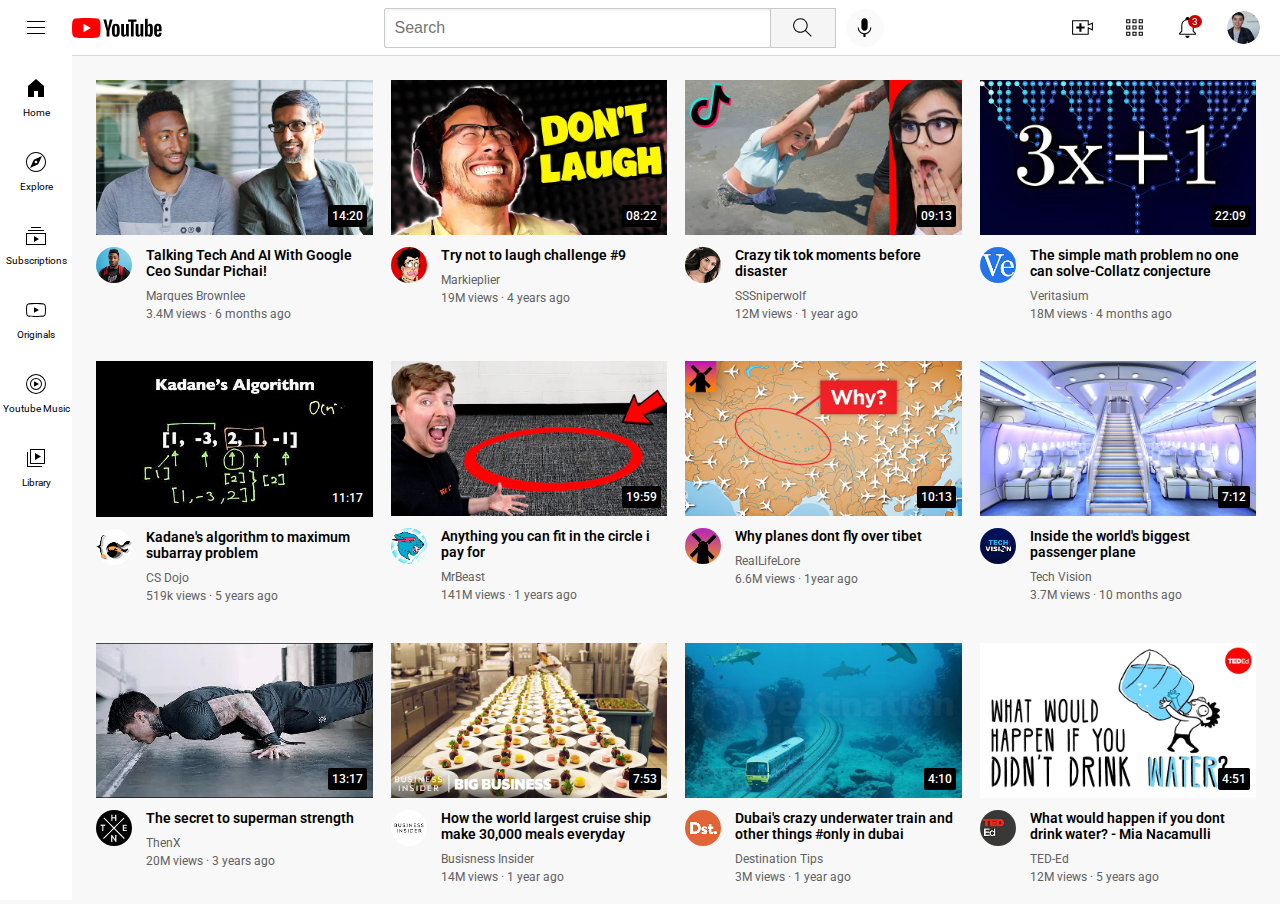
<file: index.html>
<!DOCTYPE html>
<html>

  <head>

    <title>youtube clone</title>

    <link rel="preconnect" href="https://fonts.googleapis.com">
    <link rel="preconnect" href="https://fonts.gstatic.com" crossorigin>
    <link href="https://fonts.googleapis.com/css2?family=Roboto:ital,wght@0,100..900;1,100..900&display=swap" rel="stylesheet">
    <link rel="stylesheet" href="styles/general.css">
    <link rel="stylesheet" href="styles/video.css">
    <link rel="stylesheet" href="styles/header.css">
    <link rel="stylesheet" href="styles/sidebar.css">

  </head>

  <body>

    <header class="header">

      <div class="left-section">
        <img class="hamburger-menu" src="icons/hamburger-menu.svg">
        <img class="youtube-logo" src="icons/youtube-logo.svg">
      </div>

      <div class="middle-section">
        <input class="searchbar" type="search" placeholder="Search">
        <button class="search-button">
          <img class="search-icon" src="icons/search.svg">
          <div class="tooltip">Search</div>
        </button>
        <button class="voice-button">
          <img class="voice-search-icon" src="icons/voice-search-icon.svg">
          <div class="tooltip">Search with your voice</div>
        </button>
      </div>

      <div class="right-section">
        <div class="create-icon-container">
        <img class="create-icon" src="icons/upload.svg">
        <div class="tooltip">Create</div>
        </div>

        <div class="ytapp-icon-container">
          <img class="ytapp-icon" src="icons/youtube-apps.svg">
          <div class="tooltip">YouTube apps</div>
        </div>

        <div class="notification-icon-container">
        <img class="notification-icon" src="icons/notifications.svg">
        <div class="notification-num">3</div>
        <div class="tooltip">Notifications</div>
        </div>

       
        <img class="myprofile-icon" src="channel/my-channel.jpeg">

      </div>


    </header>

    <nav class="sidebar">
      <div class="sidebar-link"> <img src="icons/home.svg">
        <div>Home</div>
      </div>
      <div class="sidebar-link"> <img src="icons/explore.svg">
        <div>Explore</div>
      </div>
      <div class="sidebar-link"> <img src="icons/subscriptions.svg">
        <div>Subscriptions</div>
      </div>
      <div class="sidebar-link"> <img src="icons/originals.svg">
        <div>Originals</div>
      </div>
      <div class="sidebar-link"> <img src="icons/youtube-music.svg">
        <div>Youtube Music</div>
      </div>
      <div class="sidebar-link"> <img src="icons/library.svg">
        <div>Library</div>
      </div>
    </nav>

    <main>

      <section class="video-grid">

        <div class="video-container">
  
          <div class="thumbnail-container">
            <a href="https://www.youtube.com/watch?v=n2RNcPRtAiY"><img class="thumbnail" src="thumbnail/thumbnail-1.webp"></a>
            <div class="video-time">14:20</div>
          </div>
  
          <div class="video-info-grid">
  
            <div class="channel-pic-container">
              <div class="channelpic">
              <a href="https://www.youtube.com/c/mkbhd"><img class="channelpfp" src="channel/channel-1.jpeg"></a>
              </div>
            </div>
  
            <div class="video-title-container">
              <a href="https://www.youtube.com/watch?v=n2RNcPRtAiY"> <p class="title">Talking Tech And AI With Google Ceo Sundar Pichai!</p> </a>
              <a href="https://www.youtube.com/c/mkbhd"><p class="channelname">Marques Brownlee</p></a>
              <p class="views">3.4M views &#183; 6 months ago</p>
            </div>
  
          </div>
  
        </div>
  
  
  
        <div class="video-container">
  
          <div class="thumbnail-container">
            <a href="https://www.youtube.com/watch?v=mP0RAo9SKZk"><img class="thumbnail" src="thumbnail/thumbnail-2.webp"></a>
            <div class="video-time">08:22</div>
          </div>
  
          <div class="video-info-grid">
  
            <div class="channel-pic-container">
              <a href="https://www.youtube.com/c/markiplier"><img class="channelpfp" src="channel/channel-2.jpeg"></a>
            </div>
  
            <div class="video-title-container">
              <a href="https://www.youtube.com/watch?v=mP0RAo9SKZk"><p class="title">Try not to laugh challenge #9</p></a>
              <a href="https://www.youtube.com/c/markiplier"> <p class="channelname">Markieplier</p></a>
              <p class="views">19M views &#183; 4 years ago</p>
            </div>
  
          </div>
  
        </div>
  
        <div class="video-container">
  
          <div class="thumbnail-container">
            <a href="https://www.youtube.com/watch?v=FgjPQQeTh1w"><img class="thumbnail" src="thumbnail/thumbnail-3.webp"></a>
            <div class="video-time">09:13</div>
          </div>
  
          <div class="video-info-grid">
  
            <div class="channel-pic-container">
              <a href="https://www.youtube.com/user/SSSniperWolf"><img class="channelpfp" src="channel/channel-3.jpeg"></a>
            </div>
  
            <div class="video-title-container">
              <a href="https://www.youtube.com/watch?v=FgjPQQeTh1w"><p class="title">Crazy tik tok moments before disaster</p></a>
              <a href="https://www.youtube.com/user/SSSniperWolf"><p class="channelname">SSSniperwolf</p></a>
              <p class="views">12M views &#183; 1 year ago</p>
            </div>
  
          </div>
  
        </div>
  
  
  
        <div class="video-container">
  
          <div class="thumbnail-container">
            <a href="https://www.youtube.com/watch?v=094y1Z2wpJg"><img class="thumbnail" src="thumbnail/thumbnail-4.webp"></a>
            <div class="video-time">22:09</div>
          </div>
  
          <div class="video-info-grid">
  
            <div class="channel-pic-container">
              <a href="https://www.youtube.com/c/veritasium"><img class="channelpfp" src="channel/channel-4.jpeg"></a>
            </div>
  
            <div class="video-title-container">
              <a href="https://www.youtube.com/watch?v=094y1Z2wpJg"><p class="title">The simple math problem no one can solve-Collatz conjecture</p></a>
              <a href="https://www.youtube.com/c/veritasium"><p class="channelname">Veritasium</p></a>
              <p class="views">18M views &#183; 4 months ago</p>
            </div>
  
          </div>
  
        </div>
  
        <div class="video-container">
  
          <div class="thumbnail-container">
            <a href="https://www.youtube.com/watch?v=86CQq3pKSUw"><img class="thumbnail" src="thumbnail/thumbnail-5.webp"></a>
            <div class="video-time">11:17</div>
          </div>
  
          <div class="video-info-grid">
  
            <div class="channel-pic-container">
              <a href="https://www.youtube.com/c/CSDojo"><img class="channelpfp" src="channel/channel-5.jpeg"></a>
            </div>
  
            <div class="video-title-container">
              <a href="https://www.youtube.com/watch?v=86CQq3pKSUw"><p class="title">Kadane's algorithm to maximum subarray problem</p></a>
              <a href="https://www.youtube.com/c/CSDojo"><p class="channelname">CS Dojo</p></a>
              <p class="views">519k views &#183; 5 years ago</p>
            </div>
  
          </div>
  
        </div>
  
  
  
        <div class="video-container">
  
          <div class="thumbnail-container">
            <a href="https://www.youtube.com/watch?v=yXWw0_UfSFg"><img class="thumbnail" src="thumbnail/thumbnail-6.webp"></a>
            <div class="video-time">19:59</div>
          </div>
  
          <div class="video-info-grid">
  
            <div class="channel-pic-container">
              <a href="https://www.youtube.com/channel/UCX6OQ3DkcsbYNE6H8uQQuVA"><img class="channelpfp" src="channel/channel-6.jpeg"></a>
            </div>
  
            <div class="video-title-container">
              <a href="https://www.youtube.com/watch?v=yXWw0_UfSFg"><p class="title">Anything you can fit in the circle i pay for</p></a>
              <a href="https://www.youtube.com/channel/UCX6OQ3DkcsbYNE6H8uQQuVA"><p class="channelname">MrBeast</p></a>
              <p class="views">141M views &#183; 1 years ago</p>
            </div>
  
          </div>
  
        </div>
  
        <div class="video-container">
  
          <div class="thumbnail-container">
            <a href="https://www.youtube.com/watch?v=094y1Z2wpJg"><img class="thumbnail" src="thumbnail/thumbnail-7.webp"></a>
            <div class="video-time">10:13</div>
          </div>
  
          <div class="video-info-grid">
  
            <div class="channel-pic-container">
              <a href="https://www.youtube.com/c/veritasium"><img class="channelpfp" src="channel/channel-7.jpeg"></a>
            </div>
  
            <div class="video-title-container">
              <a href="https://www.youtube.com/watch?v=094y1Z2wpJg"><p class="title">Why planes dont fly over tibet</p></a>
              <a href="https://www.youtube.com/c/veritasium"><p class="channelname">RealLifeLore</p></a>
              <p class="views">6.6M views &#183; 1year ago</p>
            </div>
  
          </div>
  
        </div>
  
        <div class="video-container">
  
          <div class="thumbnail-container">
            <a href="https://www.youtube.com/watch?v=86CQq3pKSUw"><img class="thumbnail" src="thumbnail/thumbnail-8.webp"></a>
            <div class="video-time">7:12</div>
          </div>
  
          <div class="video-info-grid">
  
            <div class="channel-pic-container">
              <a href="https://www.youtube.com/c/CSDojo"><img class="channelpfp" src="channel/channel-8.jpeg"></a>
            </div>
  
            <div class="video-title-container">
              <a href="https://www.youtube.com/watch?v=86CQq3pKSUw"><p class="title">Inside the world's biggest passenger plane</p></a>
              <a href="https://www.youtube.com/c/CSDojo"><p class="channelname">Tech Vision</p></a>
              <p class="views">3.7M views &#183; 10 months ago</p>
            </div>
  
          </div>
  
        </div>
  
  
  
        <div class="video-container">
  
          <div class="thumbnail-container">
            <a href="https://www.youtube.com/watch?v=ixmxOlcrlUc"><img class="thumbnail" src="thumbnail/thumbnail-9.webp"></a>
            <div class="video-time">13:17</div>
          </div>
  
          <div class="video-info-grid">
  
            <div class="channel-pic-container">
              <a href="https://www.youtube.com/c/OFFICIALTHENXSTUDIOS"><img class="channelpfp" src="channel/channel-9.jpeg"></a>
            </div>
  
            <div class="video-title-container">
              <a href="https://www.youtube.com/watch?v=ixmxOlcrlUc"><p class="title">The secret to superman strength</p></a>
              <a href="https://www.youtube.com/c/OFFICIALTHENXSTUDIOS"><p class="channelname">ThenX</p></a>
              <p class="views">20M views &#183; 3 years ago</p>
            </div>
  
          </div>
  
        </div>
  
        <div class="video-container">
  
          <div class="thumbnail-container">
            <a href="https://www.youtube.com/watch?v=R2vXbFp5C9o"><img class="thumbnail" src="thumbnail/thumbnail-10.webp"></a>
            <div class="video-time">7:53</div>
          </div>
  
          <div class="video-info-grid">
  
            <div class="channel-pic-container">
              <a href="https://www.youtube.com/user/businessinsider"><img class="channelpfp" src="channel/channel-10.jpeg"></a>
            </div>
  
            <div class="video-title-container">
              <a href="https://www.youtube.com/watch?v=R2vXbFp5C9o"><p class="title">How the world largest cruise ship make 30,000 meals everyday</p></a>
              <a href="https://www.youtube.com/user/businessinsider"><p class="channelname">Busisness Insider</p></a>
              <p class="views">14M views &#183; 1 year ago</p>
            </div>
  
          </div>
  
        </div>
  
        <div class="video-container">
  
          <div class="thumbnail-container">
            <a href="https://www.youtube.com/watch?v=0nZuYyXET3s"><img class="thumbnail" src="thumbnail/thumbnail-11.webp"></a>
            <div class="video-time">4:10</div>
          </div>
  
          <div class="video-info-grid">
  
            <div class="channel-pic-container">
              <a href="https://www.youtube.com/c/Destinationtips"><img class="channelpfp" src="channel/channel-11.jpeg"></a>
            </div>
  
            <div class="video-title-container">
              <a href="https://www.youtube.com/watch?v=0nZuYyXET3s"><p class="title">Dubai's crazy underwater train and other things #only in dubai</p></a>
              <a href="https://www.youtube.com/c/Destinationtips"><p class="channelname">Destination Tips</p></a>
              <p class="views">3M views &#183; 1 year ago</p>
            </div>
  
          </div>
  
        </div>
  
  
  
        <div class="video-container">
  
          <div class="thumbnail-container">
            <a href="https://www.youtube.com/watch?v=9iMGFqMmUFs"><img class="thumbnail" src="thumbnail/thumbnail-12.webp"></a>
            <div class="video-time">4:51</div>
          </div>
  
          <div class="video-info-grid">
  
            <div class="channel-pic-container">
              <a href="https://www.youtube.com/teded"><img class="channelpfp" src="channel/channel-12.jpeg"></a>
            </div>
  
            <div class="video-title-container">
              <a href="https://www.youtube.com/watch?v=9iMGFqMmUFs"><p class="title">What would happen if you dont drink water? - Mia Nacamulli</p></a>
              <a href="https://www.youtube.com/teded"><p class="channelname">TED-Ed</p></a>
              <p class="views">12M views &#183; 5 years ago</p>
            </div>
  
          </div>
  
        </div>
  
      </section>

    </main>


    

  </body>

</html>
</file>
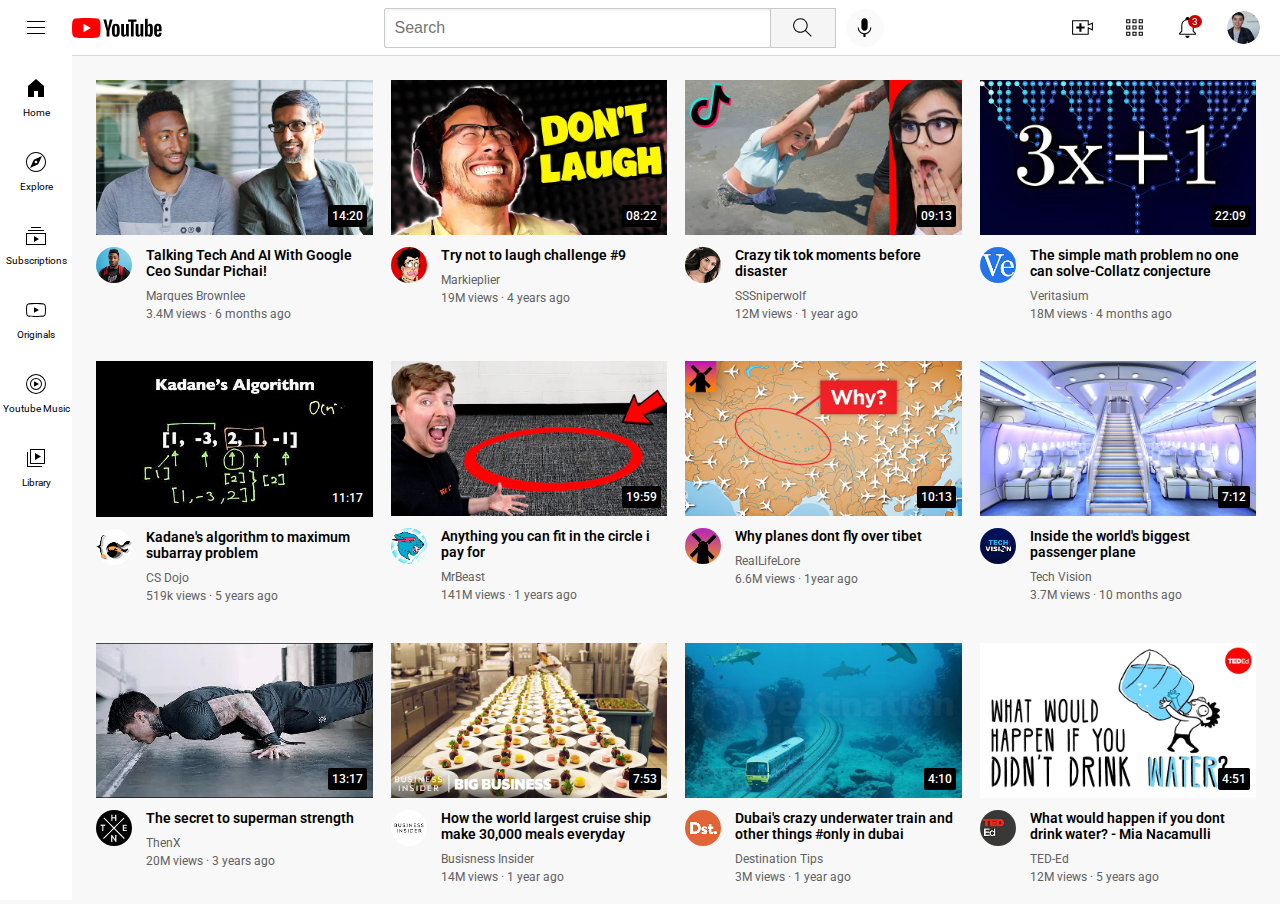
<file: project.html>
<!DOCTYPE html>
<html>

  <head>

    <title>youtube clone</title>

    <link rel="preconnect" href="https://fonts.googleapis.com">
    <link rel="preconnect" href="https://fonts.gstatic.com" crossorigin>
    <link href="https://fonts.googleapis.com/css2?family=Roboto:ital,wght@0,100..900;1,100..900&display=swap" rel="stylesheet">
    <link rel="stylesheet" href="styles/general.css">
    <link rel="stylesheet" href="styles/video.css">
    <link rel="stylesheet" href="styles/header.css">
    <link rel="stylesheet" href="styles/sidebar.css">

  </head>

  <body>

    <header class="header">

      <div class="left-section">
        <img class="hamburger-menu" src="icons/hamburger-menu.svg">
        <img class="youtube-logo" src="icons/youtube-logo.svg">
      </div>

      <div class="middle-section">
        <input class="searchbar" type="search" placeholder="Search">
        <button class="search-button">
          <img class="search-icon" src="icons/search.svg">
          <div class="tooltip">Search</div>
        </button>
        <button class="voice-button">
          <img class="voice-search-icon" src="icons/voice-search-icon.svg">
          <div class="tooltip">Search with your voice</div>
        </button>
      </div>

      <div class="right-section">
        <div class="create-icon-container">
        <img class="create-icon" src="icons/upload.svg">
        <div class="tooltip">Create</div>
        </div>

        <div class="ytapp-icon-container">
          <img class="ytapp-icon" src="icons/youtube-apps.svg">
          <div class="tooltip">YouTube apps</div>
        </div>

        <div class="notification-icon-container">
        <img class="notification-icon" src="icons/notifications.svg">
        <div class="notification-num">3</div>
        <div class="tooltip">Notifications</div>
        </div>

       
        <img class="myprofile-icon" src="channel/my-channel.jpeg">

      </div>


    </header>

    <nav class="sidebar">
      <div class="sidebar-link"> <img src="icons/home.svg">
        <div>Home</div>
      </div>
      <div class="sidebar-link"> <img src="icons/explore.svg">
        <div>Explore</div>
      </div>
      <div class="sidebar-link"> <img src="icons/subscriptions.svg">
        <div>Subscriptions</div>
      </div>
      <div class="sidebar-link"> <img src="icons/originals.svg">
        <div>Originals</div>
      </div>
      <div class="sidebar-link"> <img src="icons/youtube-music.svg">
        <div>Youtube Music</div>
      </div>
      <div class="sidebar-link"> <img src="icons/library.svg">
        <div>Library</div>
      </div>
    </nav>

    <main>

      <section class="video-grid">

        <div class="video-container">
  
          <div class="thumbnail-container">
            <a href="https://www.youtube.com/watch?v=n2RNcPRtAiY"><img class="thumbnail" src="thumbnail/thumbnail-1.webp"></a>
            <div class="video-time">14:20</div>
          </div>
  
          <div class="video-info-grid">
  
            <div class="channel-pic-container">
              <div class="channelpic">
              <a href="https://www.youtube.com/c/mkbhd"><img class="channelpfp" src="channel/channel-1.jpeg"></a>
              </div>
            </div>
  
            <div class="video-title-container">
              <a href="https://www.youtube.com/watch?v=n2RNcPRtAiY"> <p class="title">Talking Tech And AI With Google Ceo Sundar Pichai!</p> </a>
              <a href="https://www.youtube.com/c/mkbhd"><p class="channelname">Marques Brownlee</p></a>
              <p class="views">3.4M views &#183; 6 months ago</p>
            </div>
  
          </div>
  
        </div>
  
  
  
        <div class="video-container">
  
          <div class="thumbnail-container">
            <a href="https://www.youtube.com/watch?v=mP0RAo9SKZk"><img class="thumbnail" src="thumbnail/thumbnail-2.webp"></a>
            <div class="video-time">08:22</div>
          </div>
  
          <div class="video-info-grid">
  
            <div class="channel-pic-container">
              <a href="https://www.youtube.com/c/markiplier"><img class="channelpfp" src="channel/channel-2.jpeg"></a>
            </div>
  
            <div class="video-title-container">
              <a href="https://www.youtube.com/watch?v=mP0RAo9SKZk"><p class="title">Try not to laugh challenge #9</p></a>
              <a href="https://www.youtube.com/c/markiplier"> <p class="channelname">Markieplier</p></a>
              <p class="views">19M views &#183; 4 years ago</p>
            </div>
  
          </div>
  
        </div>
  
        <div class="video-container">
  
          <div class="thumbnail-container">
            <a href="https://www.youtube.com/watch?v=FgjPQQeTh1w"><img class="thumbnail" src="thumbnail/thumbnail-3.webp"></a>
            <div class="video-time">09:13</div>
          </div>
  
          <div class="video-info-grid">
  
            <div class="channel-pic-container">
              <a href="https://www.youtube.com/user/SSSniperWolf"><img class="channelpfp" src="channel/channel-3.jpeg"></a>
            </div>
  
            <div class="video-title-container">
              <a href="https://www.youtube.com/watch?v=FgjPQQeTh1w"><p class="title">Crazy tik tok moments before disaster</p></a>
              <a href="https://www.youtube.com/user/SSSniperWolf"><p class="channelname">SSSniperwolf</p></a>
              <p class="views">12M views &#183; 1 year ago</p>
            </div>
  
          </div>
  
        </div>
  
  
  
        <div class="video-container">
  
          <div class="thumbnail-container">
            <a href="https://www.youtube.com/watch?v=094y1Z2wpJg"><img class="thumbnail" src="thumbnail/thumbnail-4.webp"></a>
            <div class="video-time">22:09</div>
          </div>
  
          <div class="video-info-grid">
  
            <div class="channel-pic-container">
              <a href="https://www.youtube.com/c/veritasium"><img class="channelpfp" src="channel/channel-4.jpeg"></a>
            </div>
  
            <div class="video-title-container">
              <a href="https://www.youtube.com/watch?v=094y1Z2wpJg"><p class="title">The simple math problem no one can solve-Collatz conjecture</p></a>
              <a href="https://www.youtube.com/c/veritasium"><p class="channelname">Veritasium</p></a>
              <p class="views">18M views &#183; 4 months ago</p>
            </div>
  
          </div>
  
        </div>
  
        <div class="video-container">
  
          <div class="thumbnail-container">
            <a href="https://www.youtube.com/watch?v=86CQq3pKSUw"><img class="thumbnail" src="thumbnail/thumbnail-5.webp"></a>
            <div class="video-time">11:17</div>
          </div>
  
          <div class="video-info-grid">
  
            <div class="channel-pic-container">
              <a href="https://www.youtube.com/c/CSDojo"><img class="channelpfp" src="channel/channel-5.jpeg"></a>
            </div>
  
            <div class="video-title-container">
              <a href="https://www.youtube.com/watch?v=86CQq3pKSUw"><p class="title">Kadane's algorithm to maximum subarray problem</p></a>
              <a href="https://www.youtube.com/c/CSDojo"><p class="channelname">CS Dojo</p></a>
              <p class="views">519k views &#183; 5 years ago</p>
            </div>
  
          </div>
  
        </div>
  
  
  
        <div class="video-container">
  
          <div class="thumbnail-container">
            <a href="https://www.youtube.com/watch?v=yXWw0_UfSFg"><img class="thumbnail" src="thumbnail/thumbnail-6.webp"></a>
            <div class="video-time">19:59</div>
          </div>
  
          <div class="video-info-grid">
  
            <div class="channel-pic-container">
              <a href="https://www.youtube.com/channel/UCX6OQ3DkcsbYNE6H8uQQuVA"><img class="channelpfp" src="channel/channel-6.jpeg"></a>
            </div>
  
            <div class="video-title-container">
              <a href="https://www.youtube.com/watch?v=yXWw0_UfSFg"><p class="title">Anything you can fit in the circle i pay for</p></a>
              <a href="https://www.youtube.com/channel/UCX6OQ3DkcsbYNE6H8uQQuVA"><p class="channelname">MrBeast</p></a>
              <p class="views">141M views &#183; 1 years ago</p>
            </div>
  
          </div>
  
        </div>
  
        <div class="video-container">
  
          <div class="thumbnail-container">
            <a href="https://www.youtube.com/watch?v=094y1Z2wpJg"><img class="thumbnail" src="thumbnail/thumbnail-7.webp"></a>
            <div class="video-time">10:13</div>
          </div>
  
          <div class="video-info-grid">
  
            <div class="channel-pic-container">
              <a href="https://www.youtube.com/c/veritasium"><img class="channelpfp" src="channel/channel-7.jpeg"></a>
            </div>
  
            <div class="video-title-container">
              <a href="https://www.youtube.com/watch?v=094y1Z2wpJg"><p class="title">Why planes dont fly over tibet</p></a>
              <a href="https://www.youtube.com/c/veritasium"><p class="channelname">RealLifeLore</p></a>
              <p class="views">6.6M views &#183; 1year ago</p>
            </div>
  
          </div>
  
        </div>
  
        <div class="video-container">
  
          <div class="thumbnail-container">
            <a href="https://www.youtube.com/watch?v=86CQq3pKSUw"><img class="thumbnail" src="thumbnail/thumbnail-8.webp"></a>
            <div class="video-time">7:12</div>
          </div>
  
          <div class="video-info-grid">
  
            <div class="channel-pic-container">
              <a href="https://www.youtube.com/c/CSDojo"><img class="channelpfp" src="channel/channel-8.jpeg"></a>
            </div>
  
            <div class="video-title-container">
              <a href="https://www.youtube.com/watch?v=86CQq3pKSUw"><p class="title">Inside the world's biggest passenger plane</p></a>
              <a href="https://www.youtube.com/c/CSDojo"><p class="channelname">Tech Vision</p></a>
              <p class="views">3.7M views &#183; 10 months ago</p>
            </div>
  
          </div>
  
        </div>
  
  
  
        <div class="video-container">
  
          <div class="thumbnail-container">
            <a href="https://www.youtube.com/watch?v=ixmxOlcrlUc"><img class="thumbnail" src="thumbnail/thumbnail-9.webp"></a>
            <div class="video-time">13:17</div>
          </div>
  
          <div class="video-info-grid">
  
            <div class="channel-pic-container">
              <a href="https://www.youtube.com/c/OFFICIALTHENXSTUDIOS"><img class="channelpfp" src="channel/channel-9.jpeg"></a>
            </div>
  
            <div class="video-title-container">
              <a href="https://www.youtube.com/watch?v=ixmxOlcrlUc"><p class="title">The secret to superman strength</p></a>
              <a href="https://www.youtube.com/c/OFFICIALTHENXSTUDIOS"><p class="channelname">ThenX</p></a>
              <p class="views">20M views &#183; 3 years ago</p>
            </div>
  
          </div>
  
        </div>
  
        <div class="video-container">
  
          <div class="thumbnail-container">
            <a href="https://www.youtube.com/watch?v=R2vXbFp5C9o"><img class="thumbnail" src="thumbnail/thumbnail-10.webp"></a>
            <div class="video-time">7:53</div>
          </div>
  
          <div class="video-info-grid">
  
            <div class="channel-pic-container">
              <a href="https://www.youtube.com/user/businessinsider"><img class="channelpfp" src="channel/channel-10.jpeg"></a>
            </div>
  
            <div class="video-title-container">
              <a href="https://www.youtube.com/watch?v=R2vXbFp5C9o"><p class="title">How the world largest cruise ship make 30,000 meals everyday</p></a>
              <a href="https://www.youtube.com/user/businessinsider"><p class="channelname">Busisness Insider</p></a>
              <p class="views">14M views &#183; 1 year ago</p>
            </div>
  
          </div>
  
        </div>
  
        <div class="video-container">
  
          <div class="thumbnail-container">
            <a href="https://www.youtube.com/watch?v=0nZuYyXET3s"><img class="thumbnail" src="thumbnail/thumbnail-11.webp"></a>
            <div class="video-time">4:10</div>
          </div>
  
          <div class="video-info-grid">
  
            <div class="channel-pic-container">
              <a href="https://www.youtube.com/c/Destinationtips"><img class="channelpfp" src="channel/channel-11.jpeg"></a>
            </div>
  
            <div class="video-title-container">
              <a href="https://www.youtube.com/watch?v=0nZuYyXET3s"><p class="title">Dubai's crazy underwater train and other things #only in dubai</p></a>
              <a href="https://www.youtube.com/c/Destinationtips"><p class="channelname">Destination Tips</p></a>
              <p class="views">3M views &#183; 1 year ago</p>
            </div>
  
          </div>
  
        </div>
  
  
  
        <div class="video-container">
  
          <div class="thumbnail-container">
            <a href="https://www.youtube.com/watch?v=9iMGFqMmUFs"><img class="thumbnail" src="thumbnail/thumbnail-12.webp"></a>
            <div class="video-time">4:51</div>
          </div>
  
          <div class="video-info-grid">
  
            <div class="channel-pic-container">
              <a href="https://www.youtube.com/teded"><img class="channelpfp" src="channel/channel-12.jpeg"></a>
            </div>
  
            <div class="video-title-container">
              <a href="https://www.youtube.com/watch?v=9iMGFqMmUFs"><p class="title">What would happen if you dont drink water? - Mia Nacamulli</p></a>
              <a href="https://www.youtube.com/teded"><p class="channelname">TED-Ed</p></a>
              <p class="views">12M views &#183; 5 years ago</p>
            </div>
  
          </div>
  
        </div>
  
      </section>

    </main>


    

  </body>

</html>
</file>
<file: styles/general.css>
p {
  margin: 0px;
}

body{
  background-color: rgb(248, 248, 248);
  margin: 0px;
  padding-top: 80px;
  padding-left: 96px;
  padding-right: 24px;
  padding-bottom: 20px;
  font-family: roboto,arial;
}

a{
  text-decoration: none;
  color: black;
}
</file>
<file: styles/video.css>
.thumbnail {
  width: 100%;
}

.video-info-grid {
  display: grid;
  grid-template-columns: 50px 1fr;
}

.channelpfp {
  width: 36px;
  border-radius: 50%;
  margin-top: 8px;
}

.title {
  font-size: 14px;
  font-weight: 600;
  margin-top: 8px;
}

.channelname {
  font-size: 12px;
  margin-top: 10px;
  color: rgb(96, 96, 96);
}

.views {
  font-size: 12px;
  margin-top: 4px;
  color: rgb(96, 96, 96)
}

.video-grid{
  display: grid;
  grid-template-columns: 1fr 1fr 1fr;
  column-gap: 18px;
  row-gap: 40px;
}

@media (max-width: 750px) {
  .video-grid {
    grid-template-columns: 1fr 1fr ;
  }
}

@media (min-width: 751px) and (max-width: 999px) {
  .video-grid{
  grid-template-columns: 1fr 1fr 1fr;
  }
}

@media (min-width: 1000px) {
  .video-grid {
    grid-template-columns: 1fr 1fr 1fr 1fr;
  }
}

.thumbnail-container{
  position: relative;
}

.video-time{
  background-color: black;
  color: white;
  position: absolute;
  right: 6px;
  bottom: 12px;
  font-weight: 500;
  font-size: 12px;
  padding: 4px;
  border-radius: 2px;
}

.channelpic{
  position: relative;
}
</file>
<file: styles/header.css>
.header{
  background-color: white;
  height: 55px;
  display: flex;
  flex-direction: row;
  justify-content: space-between;
  z-index: 100;

  position: fixed;
  top: 0;
  left: 0;
  right: 0;

  border-bottom-width: 1px;
  border-bottom-style: solid;
  border-bottom-color: rgb(216, 216, 216);
  
}

.left-section{
  display: flex;
  align-items: center;
}

.hamburger-menu{
  height: 24px;
  margin-left: 24px;
  margin-right: 24px;
}

.youtube-logo{
  height: 20px;
}

.middle-section{
  flex: 1;
  margin-left: 70px;
  margin-right: 35px;
  max-width: 500px;
  display: flex;
  align-items: center;
}

.searchbar{
  flex: 1;
  height: 40px;
  padding-left: 10px;
  font-size: 16px;
  border-width: 1px;
  border-style: solid;
  border-color: rgb(202, 202, 202);
  border-radius: 2px;
  box-shadow: inset 1px 2px 3px rgba( 0, 0, 0, 0.05);
  width: 0px;
}

.searchbar::placeholder{
  font-size: 16px;
}

.search-button{
  height: 40px;
  width: 66px;
  background-color: rgb(245, 245, 245);
  border-width: 1px;
  border-style: solid;
  border-color: rgb(202, 202, 202);
  margin-left: -1px;
  margin-right: 10px;
  position: relative;
}

.search-button,.voice-button,.create-icon-container,.ytapp-icon-container,.notification-icon-container{
  position: relative;
  display: flex;
  justify-content: center;
  align-items: center;
}

.search-button .tooltip,.voice-button .tooltip,.create-icon-container .tooltip,.ytapp-icon-container .tooltip,.notification-icon-container .tooltip{
  position: absolute;
  background-color: rgb(114, 114, 114);
  color: white;
  padding-left: 6px;
  padding-right: 6px;
  padding-top: 6px;
  padding-bottom: 6px;
  bottom: -55px;
  opacity: 0;
  pointer-events: none;
  transition: 0.15s;
  white-space: nowrap;
}

.search-button:hover .tooltip, .voice-button:hover .tooltip, .create-icon-container:hover .tooltip,.ytapp-icon-container:hover .tooltip,.notification-icon-container:hover .tooltip{
  opacity: 1;
}

.search-icon{
  height: 25px;
}

.voice-button{
  height: 38px;
  width: 38px;
  background-color: rgb(250, 250, 250);
  border-radius: 50%;
  border-style: solid;
  border-width: 0px;
  position: relative;
}

.voice-search-icon{
  height: 25px;
}

.right-section{
  display: flex;
  align-items: center;
  justify-content: space-between;
  width: 190px;
  margin-right: 20px;
  flex-shrink: 0;
}

.create-icon{
  height: 25px;
}

.ytapp-icon{
  height: 25px;
}

.notification-icon-container{
  position: relative
}

.notification-icon{
  height: 25px;
}

.notification-num{
  position: absolute;
  background-color: rgb(204, 0, 0);
  color: white;
  font-size: 10px;
  padding-left: 4px;
  padding-right: 4px;
  padding-top: 1px;
  padding-bottom: 1px;
  border-radius: 50%;
  top: 0px;
  right: -2px;
}

.myprofile-icon{
  height: 33px;
  border-radius: 50%;
}
</file>
<file: styles/sidebar.css>
.sidebar{
position: fixed;
left: 0;
top: 55px;
bottom: 0;
background-color: white;
width: 72px;
padding-top: 5px;
z-index: 200;
}

.sidebar-link{
height: 74px;
display: flex;
flex-direction: column;
align-items: center;
justify-content: center;
cursor: pointer;
}

.sidebar-link img{
  height: 24px;
  width: 24px;
  margin-bottom: 6.5px;
}

.sidebar-link div{
  font-size: 10px;
}

.sidebar-link:hover{
  background-color: rgb(235, 235, 235);
}
</file>
